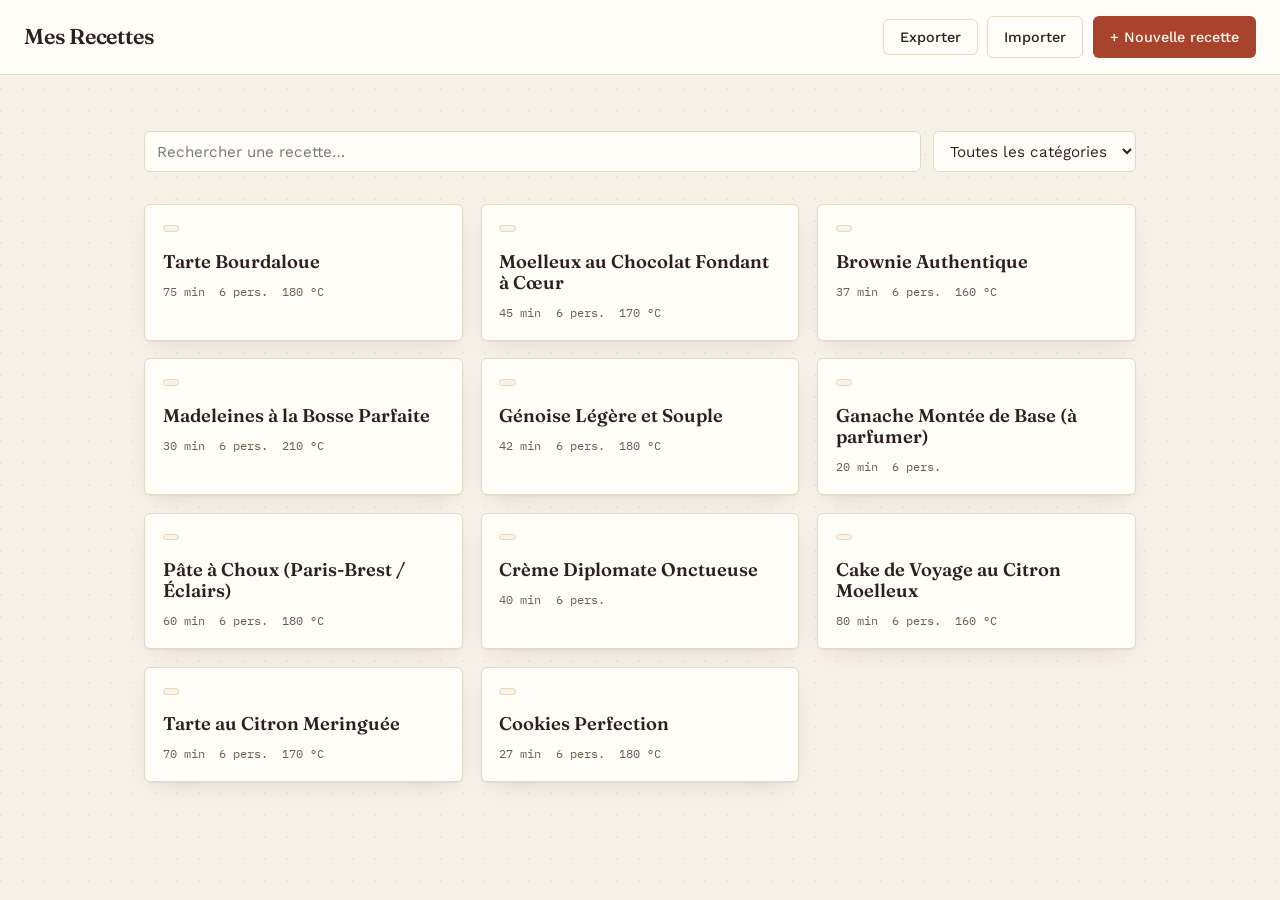
<file: index.html>
<!DOCTYPE html>
<html lang="fr">
<head>
<meta charset="UTF-8" />
<meta name="viewport" content="width=device-width, initial-scale=1.0" />
<title>Mes Recettes de Pâtisserie</title>
<link rel="stylesheet" href="css/style.css" />
</head>
<body>
<header class="site-header">
  <a href="index.html" class="brand">Mes Recettes</a>
  <nav class="header-actions">
    <button id="export-btn" class="btn-secondary" type="button">Exporter</button>
    <label class="btn-secondary file-label">
      Importer
      <input type="file" id="import-input" accept="application/json" hidden />
    </label>
    <a href="edit.html" class="btn-primary">+ Nouvelle recette</a>
  </nav>
</header>

<main class="container">
  <div class="toolbar">
    <input type="search" id="search" placeholder="Rechercher une recette…" aria-label="Rechercher une recette" />
    <select id="category-filter" aria-label="Filtrer par catégorie"></select>
  </div>
  <div id="recipe-grid" class="recipe-grid"></div>
</main>

<script src="js/storage.js"></script>
<script src="js/list.js"></script>
</body>
</html>
</file>
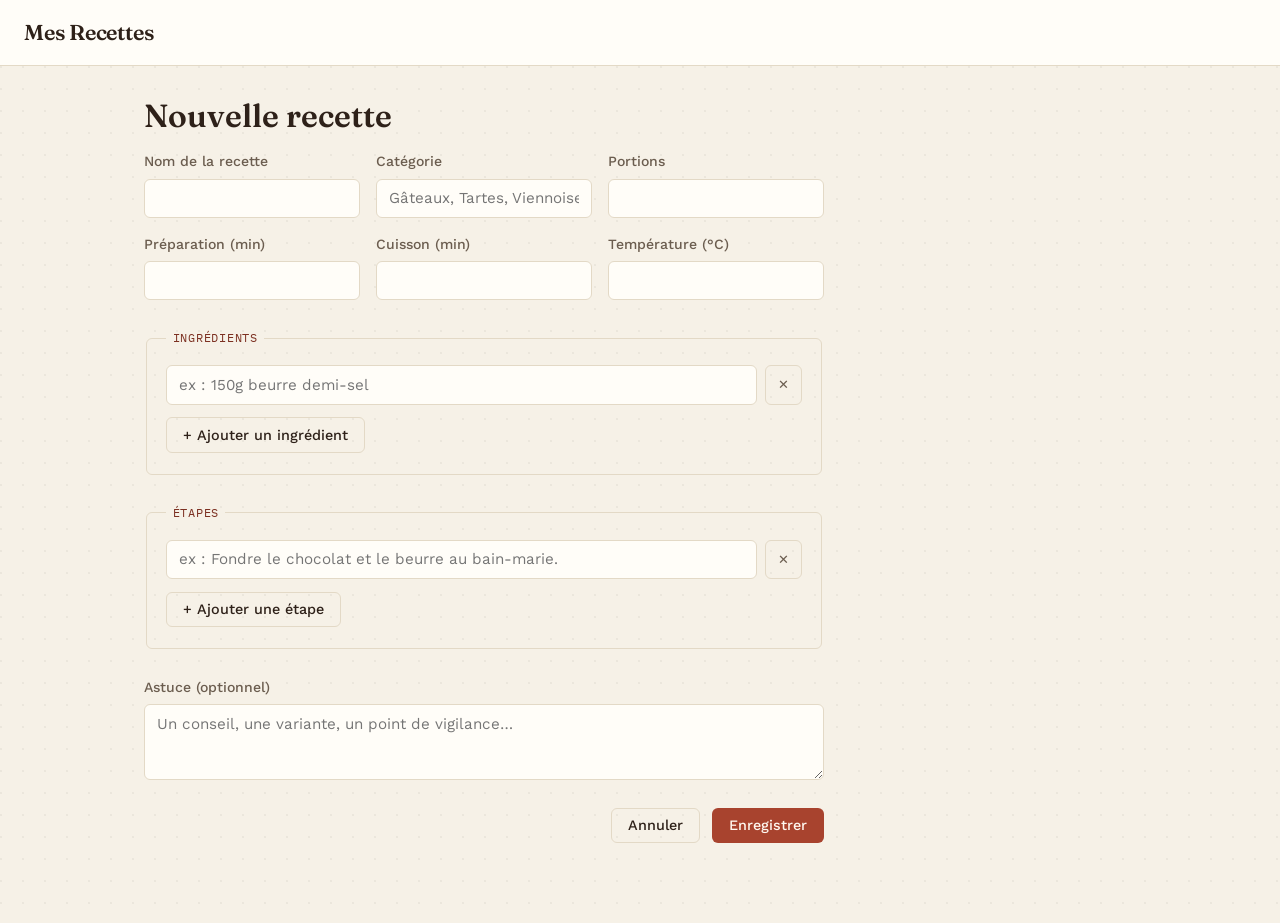
<file: edit.html>
<!DOCTYPE html>
<html lang="fr">
<head>
<meta charset="UTF-8" />
<meta name="viewport" content="width=device-width, initial-scale=1.0" />
<title>Éditer une recette — Mes Recettes de Pâtisserie</title>
<link rel="stylesheet" href="css/style.css" />
</head>
<body>
<header class="site-header">
  <a href="index.html" class="brand">Mes Recettes</a>
</header>

<main class="container">
  <h1 id="page-title">Nouvelle recette</h1>

  <form id="recipe-form" class="recipe-form">
    <div class="form-grid">
      <label>Nom de la recette
        <input type="text" id="name" required />
      </label>
      <label>Catégorie
        <input type="text" id="category" required placeholder="Gâteaux, Tartes, Viennoiseries…" />
      </label>
      <label>Portions
        <input type="number" id="servings" min="1" required />
      </label>
      <label>Préparation (min)
        <input type="number" id="prepTime" min="0" required />
      </label>
      <label>Cuisson (min)
        <input type="number" id="cookTime" min="0" required />
      </label>
      <label>Température (°C)
        <input type="number" id="temperature" min="0" />
      </label>
    </div>

    <fieldset>
      <legend>Ingrédients</legend>
      <div id="ingredients-fields" class="dynamic-fields"></div>
      <button type="button" id="add-ingredient" class="btn-secondary">+ Ajouter un ingrédient</button>
    </fieldset>

    <fieldset>
      <legend>Étapes</legend>
      <div id="steps-fields" class="dynamic-fields"></div>
      <button type="button" id="add-step" class="btn-secondary">+ Ajouter une étape</button>
    </fieldset>

    <label>Astuce (optionnel)
      <textarea id="tips" rows="3" placeholder="Un conseil, une variante, un point de vigilance…"></textarea>
    </label>

    <div id="comment-field" class="comment-field" hidden>
      <label>Raison de cette modification <span class="required">*</span>
        <textarea id="comment" rows="2" placeholder="Ex : remplacement du chocolat de Pâques par du chocolat noir 65%"></textarea>
      </label>
    </div>

    <div class="form-actions">
      <button type="button" id="cancel-btn" class="btn-secondary">Annuler</button>
      <button type="submit" id="submit-btn" class="btn-primary">Enregistrer</button>
    </div>
  </form>
</main>

<script src="js/storage.js"></script>
<script src="js/form.js"></script>
</body>
</html>
</file>
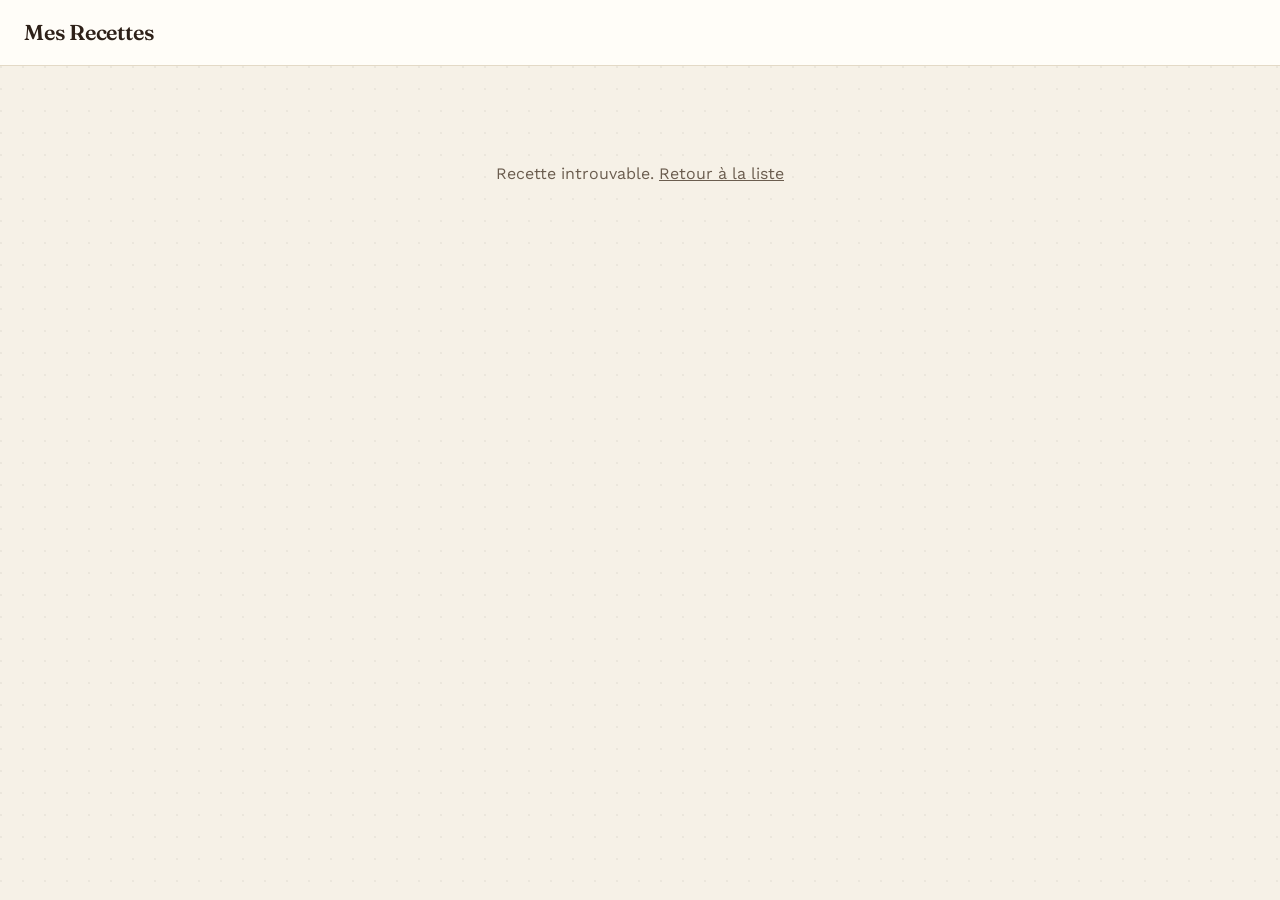
<file: recette.html>
<!DOCTYPE html>
<html lang="fr">
<head>
<meta charset="UTF-8" />
<meta name="viewport" content="width=device-width, initial-scale=1.0" />
<title>Recette — Mes Recettes de Pâtisserie</title>
<link rel="stylesheet" href="css/style.css" />
</head>
<body>
<header class="site-header">
  <a href="index.html" class="brand">Mes Recettes</a>
  <nav class="header-actions" id="page-actions">
    <a id="edit-btn" href="#" class="btn-secondary">Modifier</a>
    <button id="delete-btn" class="btn-danger" type="button">Supprimer</button>
  </nav>
</header>

<main class="container" id="app">
  <div class="recipe-header">
    <span class="badge" id="recipe-category"></span>
    <h1 id="recipe-name"></h1>
    <div class="recipe-meta">
      <span id="meta-servings"></span>
      <span>Préparation : <span id="meta-prep"></span></span>
      <span>Cuisson : <span id="meta-cook"></span></span>
      <span id="meta-temp"></span>
    </div>
    <p class="recipe-updated">
      Dernière mise à jour le <span id="updated-at"></span> —
      <button id="history-toggle" class="link-btn" type="button" aria-expanded="false">
        Voir l'historique (<span id="history-count">0</span>)
      </button>
    </p>
  </div>

  <div id="history-panel" class="history-panel" hidden>
    <h2>Historique des versions</h2>
    <div id="history-list"></div>
  </div>

  <div class="recipe-layout">
    <aside class="ingredients-panel">
      <h2>Ingrédients</h2>
      <ul id="ingredients-list"></ul>
    </aside>
    <section class="steps-panel">
      <h2>Étapes</h2>
      <ol id="steps-list"></ol>
      <div id="tips-section" class="tips-box" hidden>
        <h3>Astuce</h3>
        <p id="tips-text"></p>
      </div>
    </section>
  </div>
</main>

<div id="snapshot-modal" class="modal" hidden>
  <div class="modal-content">
    <button class="modal-close" id="snapshot-close" type="button" aria-label="Fermer">✕</button>
    <h2 id="snapshot-title"></h2>
    <p id="snapshot-comment"></p>
    <h3>Ingrédients</h3>
    <ul id="snapshot-ingredients"></ul>
    <h3>Étapes</h3>
    <ol id="snapshot-steps"></ol>
    <h3>Astuce</h3>
    <p id="snapshot-tips"></p>
  </div>
</div>

<script src="js/storage.js"></script>
<script src="js/detail.js"></script>
</body>
</html>
</file>
<file: css/style.css>
@import url('https://fonts.googleapis.com/css2?family=Fraunces:ital,opsz,wght@0,9..144,400;0,9..144,500;0,9..144,600;1,9..144,500&family=Work+Sans:wght@400;500;600&family=IBM+Plex+Mono:wght@400;500&display=swap');

:root {
  --color-bg: #f6f1e7;
  --color-surface: #fffdf8;
  --color-surface-alt: #fbf2e2;
  --color-ink: #2e2119;
  --color-ink-soft: #6b5d4f;
  --color-border: #e3d9c6;
  --color-accent: #a8432e;
  --color-accent-dark: #7c3021;
  --color-caramel: #c9973f;
  --color-sage: #6f7f5c;
  --color-sage-bg: #edf0e6;
  --color-danger: #a8432e;

  --font-display: 'Fraunces', serif;
  --font-body: 'Work Sans', sans-serif;
  --font-mono: 'IBM Plex Mono', monospace;

  --radius: 6px;
  --shadow-card: 0 1px 2px rgba(46, 33, 25, 0.06), 0 8px 24px -12px rgba(46, 33, 25, 0.18);
}

* { box-sizing: border-box; }

[hidden] { display: none !important; }

html { -webkit-text-size-adjust: 100%; }

body {
  margin: 0;
  background: var(--color-bg);
  background-image: radial-gradient(circle at 1px 1px, rgba(46, 33, 25, 0.05) 1px, transparent 0);
  background-size: 22px 22px;
  color: var(--color-ink);
  font-family: var(--font-body);
  line-height: 1.55;
  -webkit-font-smoothing: antialiased;
}

a { color: inherit; }

h1, h2, h3 {
  font-family: var(--font-display);
  font-weight: 600;
  line-height: 1.15;
  margin: 0 0 0.5em;
  color: var(--color-ink);
}

.container {
  max-width: 1040px;
  margin: 0 auto;
  padding: 2rem 1.5rem 5rem;
}

/* ---------- Header ---------- */

.site-header {
  display: flex;
  align-items: center;
  justify-content: space-between;
  gap: 1rem;
  padding: 1rem 1.5rem;
  background: var(--color-surface);
  border-bottom: 1px solid var(--color-border);
  position: sticky;
  top: 0;
  z-index: 20;
}

.brand {
  font-family: var(--font-display);
  font-weight: 600;
  font-size: 1.35rem;
  text-decoration: none;
  letter-spacing: -0.01em;
}

.header-actions {
  display: flex;
  align-items: center;
  gap: 0.6rem;
  flex-wrap: wrap;
}

/* ---------- Buttons ---------- */

.btn-primary, .btn-secondary, .btn-danger, .link-btn {
  font-family: var(--font-body);
  font-size: 0.9rem;
  font-weight: 500;
  border-radius: var(--radius);
  padding: 0.55rem 1rem;
  border: 1px solid transparent;
  cursor: pointer;
  text-decoration: none;
  display: inline-flex;
  align-items: center;
  gap: 0.4rem;
  transition: background-color 0.15s ease, border-color 0.15s ease, color 0.15s ease;
}

.btn-primary {
  background: var(--color-accent);
  color: #fff8f0;
}
.btn-primary:hover { background: var(--color-accent-dark); }

.btn-secondary {
  background: transparent;
  border-color: var(--color-border);
  color: var(--color-ink);
}
.btn-secondary:hover { border-color: var(--color-accent); color: var(--color-accent-dark); }

.btn-danger {
  background: transparent;
  border-color: var(--color-border);
  color: var(--color-danger);
}
.btn-danger:hover { background: var(--color-danger); color: #fff8f0; border-color: var(--color-danger); }

.file-label { position: relative; }

.link-btn {
  background: none;
  border: none;
  padding: 0;
  color: var(--color-accent-dark);
  text-decoration: underline;
  text-underline-offset: 3px;
  font-size: 0.9rem;
}

button:focus-visible, a:focus-visible, input:focus-visible, textarea:focus-visible, select:focus-visible {
  outline: 2px solid var(--color-accent);
  outline-offset: 2px;
}

/* ---------- Index / list page ---------- */

.toolbar {
  display: flex;
  gap: 0.75rem;
  margin: 1.5rem 0 2rem;
  flex-wrap: wrap;
}

#search {
  flex: 1;
  min-width: 220px;
}

input[type="search"], input[type="text"], input[type="number"], textarea, select {
  font-family: var(--font-body);
  font-size: 0.95rem;
  padding: 0.6rem 0.75rem;
  border: 1px solid var(--color-border);
  border-radius: var(--radius);
  background: var(--color-surface);
  color: var(--color-ink);
}

.recipe-grid {
  display: grid;
  grid-template-columns: repeat(auto-fill, minmax(240px, 1fr));
  gap: 1.1rem;
}

.recipe-card {
  position: relative;
  display: block;
  background: var(--color-surface);
  border: 1px solid var(--color-border);
  border-radius: var(--radius);
  padding: 1.25rem 1.1rem 1.1rem;
  text-decoration: none;
  color: var(--color-ink);
  box-shadow: var(--shadow-card);
  transition: transform 0.15s ease, box-shadow 0.15s ease;
}
.recipe-card:hover {
  transform: translateY(-2px);
  box-shadow: 0 2px 4px rgba(46,33,25,0.08), 0 14px 28px -14px rgba(46,33,25,0.28);
}

.recipe-card-tab {
  display: inline-block;
  font-family: var(--font-mono);
  font-size: 0.68rem;
  letter-spacing: 0.06em;
  text-transform: uppercase;
  color: var(--color-accent-dark);
  background: var(--color-surface-alt);
  border: 1px solid var(--color-border);
  border-radius: 3px;
  padding: 0.15rem 0.45rem;
  margin-bottom: 0.7rem;
}

.recipe-card h3 {
  font-size: 1.15rem;
  margin-bottom: 0.6rem;
}

.recipe-card-meta {
  display: flex;
  gap: 0.9rem;
  font-family: var(--font-mono);
  font-size: 0.78rem;
  color: var(--color-ink-soft);
}

.recipe-card-versions {
  display: inline-block;
  margin-top: 0.75rem;
  font-size: 0.72rem;
  font-family: var(--font-mono);
  color: var(--color-sage);
}

.empty-state {
  grid-column: 1 / -1;
  text-align: center;
  padding: 3rem 1rem;
  color: var(--color-ink-soft);
}
.empty-state .btn-primary { margin-top: 1rem; }

/* ---------- Recipe detail page ---------- */

.recipe-header {
  margin-bottom: 1.5rem;
}

.badge {
  display: inline-block;
  font-family: var(--font-mono);
  font-size: 0.7rem;
  letter-spacing: 0.07em;
  text-transform: uppercase;
  color: var(--color-accent-dark);
  background: var(--color-surface-alt);
  border: 1px solid var(--color-border);
  border-radius: 3px;
  padding: 0.2rem 0.5rem;
  margin-bottom: 0.6rem;
}

.recipe-header h1 {
  font-size: clamp(1.7rem, 3vw, 2.4rem);
  font-style: italic;
}

.recipe-meta {
  display: flex;
  flex-wrap: wrap;
  gap: 0.4rem 1.4rem;
  font-family: var(--font-mono);
  font-size: 0.85rem;
  color: var(--color-ink-soft);
  margin: 0.75rem 0;
}

.recipe-updated {
  font-size: 0.82rem;
  color: var(--color-ink-soft);
}

/* Sticky ingredient index card + notebook-style steps */

.recipe-layout {
  display: grid;
  grid-template-columns: 300px 1fr;
  gap: 2rem;
  align-items: start;
  margin-top: 1.5rem;
}

.ingredients-panel {
  position: sticky;
  top: 5.5rem;
  align-self: start;
  max-height: calc(100vh - 7rem);
  overflow-y: auto;
  background: var(--color-surface);
  border: 1px solid var(--color-border);
  border-left: 5px solid var(--color-accent);
  border-radius: var(--radius);
  padding: 1.3rem 1.3rem 1.5rem;
  box-shadow: var(--shadow-card);
}

.ingredients-panel h2 {
  font-size: 1.05rem;
  text-transform: uppercase;
  letter-spacing: 0.06em;
  font-family: var(--font-mono);
  font-weight: 500;
  color: var(--color-accent-dark);
}

.ingredients-panel ul {
  list-style: none;
  margin: 0;
  padding: 0;
}

.ingredients-panel li {
  padding: 0.5rem 0;
  border-bottom: 1px dashed var(--color-border);
  font-size: 0.95rem;
}
.ingredients-panel li:last-child { border-bottom: none; }

.steps-panel {
  background: repeating-linear-gradient(
    var(--color-bg),
    var(--color-bg) 2.15rem,
    var(--color-border) 2.16rem,
    var(--color-border) calc(2.16rem + 1px)
  );
  border-radius: var(--radius);
  padding: 0.4rem 1.6rem 1.6rem;
}

.steps-panel h2 {
  font-size: 1.05rem;
  text-transform: uppercase;
  letter-spacing: 0.06em;
  font-family: var(--font-mono);
  font-weight: 500;
  color: var(--color-accent-dark);
  padding-top: 1.2rem;
  background: var(--color-bg);
}

.steps-panel ol {
  list-style: none;
  margin: 0;
  padding: 0;
  counter-reset: step;
}

.steps-panel li {
  counter-increment: step;
  position: relative;
  padding: 0.15rem 0 0.15rem 2.4rem;
  margin-bottom: 0.6rem;
  min-height: 2.15rem;
  display: flex;
  align-items: center;
}

.steps-panel li::before {
  content: counter(step);
  position: absolute;
  left: 0;
  top: 0.05rem;
  width: 1.7rem;
  height: 1.7rem;
  border-radius: 50%;
  background: var(--color-accent);
  color: #fff8f0;
  font-family: var(--font-mono);
  font-size: 0.8rem;
  font-weight: 500;
  display: flex;
  align-items: center;
  justify-content: center;
}

.tips-box {
  margin-top: 1.5rem;
  background: var(--color-sage-bg);
  border: 1px solid var(--color-sage);
  border-radius: var(--radius);
  padding: 1rem 1.2rem;
}
.tips-box h3 {
  font-size: 0.85rem;
  text-transform: uppercase;
  letter-spacing: 0.05em;
  font-family: var(--font-mono);
  color: var(--color-sage);
  margin-bottom: 0.4rem;
}
.tips-box p { margin: 0; }

@media (max-width: 760px) {
  .recipe-layout { grid-template-columns: 1fr; }
  .ingredients-panel {
    position: sticky;
    top: 4.6rem;
    max-height: 38vh;
    z-index: 10;
  }
}

/* ---------- History / version timeline ---------- */

.history-panel {
  margin: 1.5rem 0 2.5rem;
  padding: 1.5rem;
  background: var(--color-surface);
  border: 1px solid var(--color-border);
  border-radius: var(--radius);
}

.history-panel h2 {
  font-size: 1rem;
  text-transform: uppercase;
  letter-spacing: 0.06em;
  font-family: var(--font-mono);
  font-weight: 500;
  color: var(--color-ink-soft);
}

.history-entry {
  display: grid;
  grid-template-columns: auto 1fr;
  gap: 1rem;
  padding: 1rem 0;
  border-top: 1px solid var(--color-border);
}
.history-entry:first-child { border-top: none; }

.history-entry-marker {
  font-family: var(--font-mono);
  font-size: 0.78rem;
  color: var(--color-sage);
  background: var(--color-sage-bg);
  border: 1px solid var(--color-sage);
  border-radius: 50%;
  width: 2.2rem;
  height: 2.2rem;
  display: flex;
  align-items: center;
  justify-content: center;
}

.history-entry-date {
  font-family: var(--font-mono);
  font-size: 0.78rem;
  color: var(--color-ink-soft);
}

.history-comment {
  font-style: italic;
  margin: 0.35rem 0 0.6rem;
}

.history-actions {
  display: flex;
  gap: 0.5rem;
}

/* ---------- Snapshot modal ---------- */

.modal {
  position: fixed;
  inset: 0;
  background: rgba(46, 33, 25, 0.45);
  display: flex;
  align-items: flex-start;
  justify-content: center;
  padding: 4vh 1.25rem;
  z-index: 50;
  overflow-y: auto;
}

.modal-content {
  position: relative;
  background: var(--color-surface);
  border-radius: var(--radius);
  padding: 2rem;
  max-width: 560px;
  width: 100%;
  box-shadow: var(--shadow-card);
}

.modal-close {
  position: absolute;
  top: 0.9rem;
  right: 0.9rem;
  background: none;
  border: none;
  font-size: 1.1rem;
  cursor: pointer;
  color: var(--color-ink-soft);
}

.modal-content h3 {
  font-size: 0.8rem;
  text-transform: uppercase;
  letter-spacing: 0.05em;
  font-family: var(--font-mono);
  color: var(--color-accent-dark);
  margin-top: 1.2rem;
}

#snapshot-comment {
  font-style: italic;
  color: var(--color-ink-soft);
}

/* ---------- Forms ---------- */

.recipe-form {
  display: flex;
  flex-direction: column;
  gap: 1.75rem;
  max-width: 680px;
}

.recipe-form label {
  display: flex;
  flex-direction: column;
  gap: 0.35rem;
  font-size: 0.88rem;
  color: var(--color-ink-soft);
  font-weight: 500;
}

.form-grid {
  display: grid;
  grid-template-columns: repeat(auto-fit, minmax(160px, 1fr));
  gap: 1rem;
}

fieldset {
  border: 1px solid var(--color-border);
  border-radius: var(--radius);
  padding: 1.1rem 1.2rem 1.3rem;
}

legend {
  font-family: var(--font-mono);
  font-size: 0.78rem;
  text-transform: uppercase;
  letter-spacing: 0.06em;
  color: var(--color-accent-dark);
  padding: 0 0.4rem;
}

.dynamic-fields {
  display: flex;
  flex-direction: column;
  gap: 0.5rem;
  margin-bottom: 0.8rem;
}

.dynamic-row {
  display: flex;
  gap: 0.5rem;
}
.dynamic-row input { flex: 1; }

.btn-remove {
  background: none;
  border: 1px solid var(--color-border);
  border-radius: var(--radius);
  width: 2.3rem;
  cursor: pointer;
  color: var(--color-ink-soft);
}
.btn-remove:hover { color: var(--color-danger); border-color: var(--color-danger); }

.comment-field {
  background: var(--color-surface-alt);
  border: 1px solid var(--color-caramel);
  border-radius: var(--radius);
  padding: 1rem 1.2rem;
}
.comment-field .required { color: var(--color-accent); }

.form-actions {
  display: flex;
  gap: 0.75rem;
  justify-content: flex-end;
}

textarea { resize: vertical; font-family: var(--font-body); }

@media (prefers-reduced-motion: reduce) {
  * { transition: none !important; }
}
</file>
